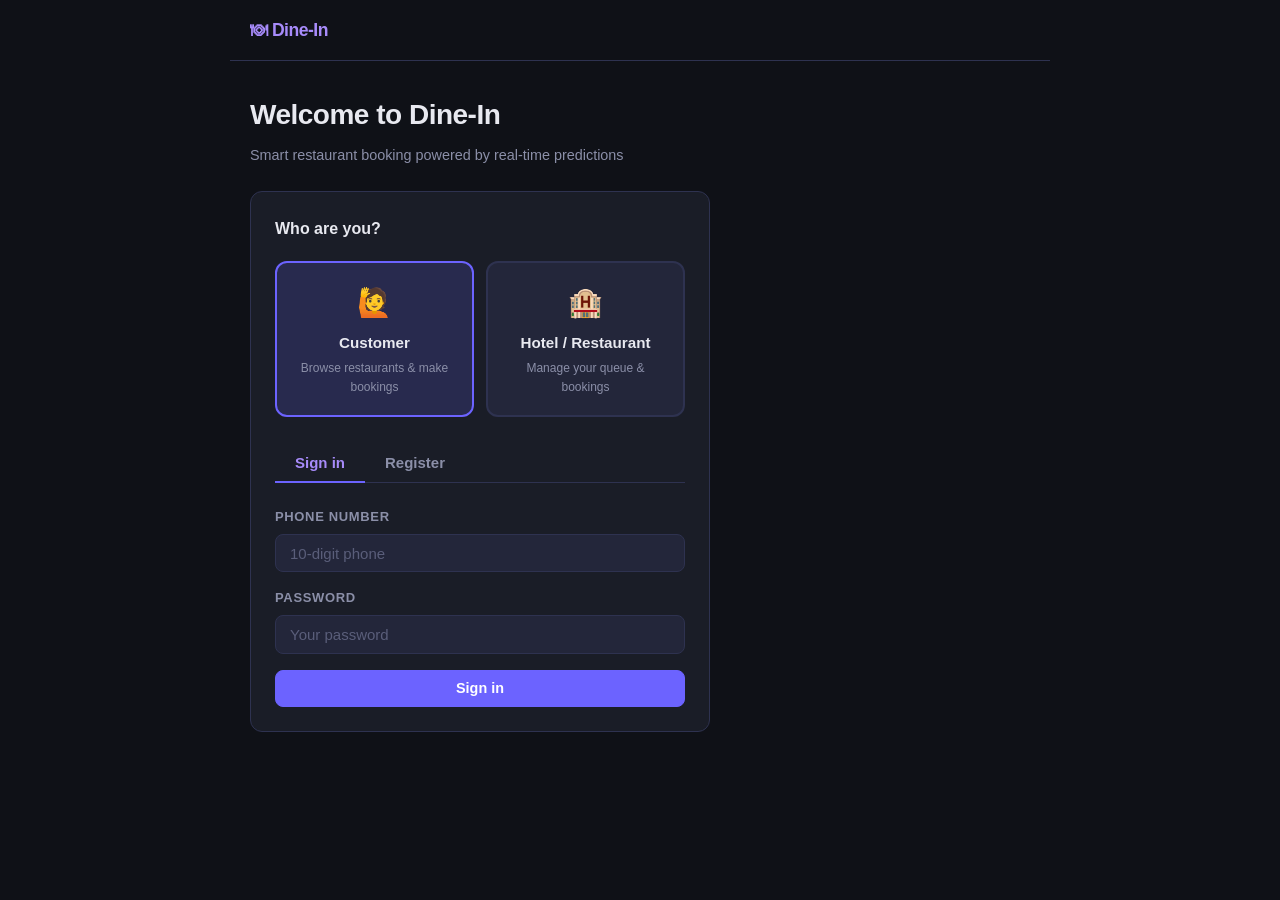
<file: frontend/index.html>
﻿<!DOCTYPE html>
<html lang="en">
<head>
  <meta charset="UTF-8">
  <meta name="viewport" content="width=device-width, initial-scale=1.0">
  <title>Dine-In – Sign In</title>
  <link rel="stylesheet" href="style.css">
  <style>
    .role-picker {
      display: grid;
      grid-template-columns: 1fr 1fr;
      gap: 0.75rem;
      margin-bottom: 1.75rem;
    }
    .role-card {
      border: 2px solid var(--border);
      border-radius: var(--radius);
      padding: 1.1rem 1rem;
      text-align: center;
      cursor: pointer;
      background: var(--surface2);
    }
    .role-card.selected {
      border-color: var(--accent);
      background: var(--accent-glow);
    }
    .role-card .role-icon { font-size: 1.75rem; display: block; margin-bottom: 0.35rem; }
    .role-card .role-name { font-weight: 700; font-size: 0.95rem; }
    .role-card .role-desc { font-size: 0.75rem; color: var(--text-muted); margin-top: 0.2rem; }

    .auth-panel { display: none; }
    .auth-panel.active { display: block; }
  </style>
</head>
<body>
<nav class="nav">
  <a class="nav-brand" href="index.html">🍽 Dine-In</a>
</nav>

<div class="page-wrap">
  <div class="page-header">
    <h1>Welcome to Dine-In</h1>
    <p>Smart restaurant booking powered by real-time predictions</p>
  </div>

  <!-- Step 1: pick role -->
  <div class="card" style="max-width:460px;" id="roleStep">
    <div class="card-title">Who are you?</div>
    <div class="role-picker">
      <div class="role-card selected" id="roleUser" onclick="pickRole('user')">
        <span class="role-icon">🙋</span>
        <div class="role-name">Customer</div>
        <div class="role-desc">Browse restaurants &amp; make bookings</div>
      </div>
      <div class="role-card" id="roleHotel" onclick="pickRole('hotel')">
        <span class="role-icon">🏨</span>
        <div class="role-name">Hotel / Restaurant</div>
        <div class="role-desc">Manage your queue &amp; bookings</div>
      </div>
    </div>

    <!-- ── USER panels ── -->
    <div id="userPanels" class="auth-panel active">
      <div class="tabs">
        <button class="tab-btn active" data-tab="ulogin">Sign in</button>
        <button class="tab-btn" data-tab="uregister">Register</button>
      </div>

      <div class="tab-panel active" id="tab-ulogin">
        <div class="alert alert-error" id="uLoginError"></div>
        <div class="form-group">
          <label for="uLoginPhone">Phone number</label>
          <input type="tel" id="uLoginPhone" placeholder="10-digit phone" autocomplete="tel">
        </div>
        <div class="form-group">
          <label for="uLoginPass">Password</label>
          <input type="password" id="uLoginPass" placeholder="Your password" autocomplete="current-password">
        </div>
        <button class="btn btn-primary" id="uLoginBtn">Sign in</button>
      </div>

      <div class="tab-panel" id="tab-uregister">
        <div class="alert alert-error" id="uRegError"></div>
        <div class="form-group">
          <label for="uRegName">Full name</label>
          <input type="text" id="uRegName" placeholder="Your name" autocomplete="name">
        </div>
        <div class="form-group">
          <label for="uRegPhone">Phone number</label>
          <input type="tel" id="uRegPhone" placeholder="10-digit phone" autocomplete="tel">
        </div>
        <div class="form-group">
          <label for="uRegPass">Password</label>
          <input type="password" id="uRegPass" placeholder="Min 6 characters" autocomplete="new-password">
        </div>
        <button class="btn btn-primary" id="uRegBtn">Create account</button>
      </div>
    </div>

    <!-- ── HOTEL panels ── -->
    <div id="hotelPanels" class="auth-panel">
      <div class="alert alert-info show" style="margin-bottom:1rem;">
        Use your staff key to sign in. Contact your admin if you don't have one.
      </div>
      <div class="alert alert-error" id="hLoginError"></div>
      <div class="form-group">
        <label for="hStaffKey">Staff key</label>
        <input type="password" id="hStaffKey" placeholder="e.g. staff123" autocomplete="off">
      </div>
      <div class="form-group">
        <label for="hRestaurant">Your restaurant</label>
        <select id="hRestaurant">
          <option value="">Loading restaurants…</option>
        </select>
      </div>
      <button class="btn btn-primary" id="hLoginBtn">Sign in as Hotel</button>
    </div>
  </div>
</div>

<script src="app.js"></script>
<script>
  /* redirect if already logged in */
  (function() {
    const role = localStorage.getItem('role');
    if (role === 'hotel' && localStorage.getItem('staff_key')) { window.location.href = 'hotel.html'; return; }
    if (role === 'user'  && localStorage.getItem('token'))     { window.location.href = 'restaurants.html'; }
  })();

  /* load restaurant list for hotel login */
  apiFetch('/restaurants').then(data => {
    const sel = document.getElementById('hRestaurant');
    sel.innerHTML = '<option value="">Select your restaurant</option>';
    (data || []).forEach(r => {
      const o = document.createElement('option');
      o.value = r.restaurant_id;
      o.textContent = r.name + ' · ' + r.city;
      sel.appendChild(o);
    });
  }).catch(() => {
    document.getElementById('hRestaurant').innerHTML = '<option value="">Could not load</option>';
  });

  /* role picker */
  let currentRole = 'user';
  function pickRole(r) {
    currentRole = r;
    document.getElementById('roleUser').classList.toggle('selected', r === 'user');
    document.getElementById('roleHotel').classList.toggle('selected', r === 'hotel');
    document.getElementById('userPanels').classList.toggle('active', r === 'user');
    document.getElementById('hotelPanels').classList.toggle('active', r === 'hotel');
  }

  /* tab switcher (user panels) */
  document.querySelectorAll('.tab-btn').forEach(btn => {
    btn.addEventListener('click', () => {
      const group = btn.closest('.auth-panel');
      group.querySelectorAll('.tab-btn').forEach(b => b.classList.remove('active'));
      group.querySelectorAll('.tab-panel').forEach(p => p.classList.remove('active'));
      btn.classList.add('active');
      group.querySelector('#tab-' + btn.dataset.tab).classList.add('active');
    });
  });

  /* ── User login ── */
  document.getElementById('uLoginBtn').addEventListener('click', async () => {
    const errEl = document.getElementById('uLoginError');
    clearAlert(errEl);
    const phone    = document.getElementById('uLoginPhone').value.trim();
    const password = document.getElementById('uLoginPass').value;
    if (!phone || !password) { showAlert(errEl, 'Phone and password are required.'); return; }
    const btn = document.getElementById('uLoginBtn');
    btn.textContent = 'Signing in…';
    try {
      const d = await apiFetch('/login', { method: 'POST', body: JSON.stringify({ phone, password }) });
      localStorage.setItem('token',   d.token);
      localStorage.setItem('user_id', String(d.user_id));
      localStorage.setItem('name',    d.name);
      localStorage.setItem('role',    'user');
      window.location.href = 'restaurants.html';
    } catch(err) { showAlert(errEl, err.message); btn.textContent = 'Sign in'; }
  });

  /* ── User register ── */
  document.getElementById('uRegBtn').addEventListener('click', async () => {
    const errEl = document.getElementById('uRegError');
    clearAlert(errEl);
    const name     = document.getElementById('uRegName').value.trim();
    const phone    = document.getElementById('uRegPhone').value.trim();
    const password = document.getElementById('uRegPass').value;
    if (!name || !phone || !password) { showAlert(errEl, 'All fields are required.'); return; }
    const btn = document.getElementById('uRegBtn');
    btn.textContent = 'Creating…';
    try {
      const d = await apiFetch('/register', { method: 'POST', body: JSON.stringify({ name, phone, password }) });
      localStorage.setItem('token',   d.token);
      localStorage.setItem('user_id', String(d.user_id));
      localStorage.setItem('name',    d.name);
      localStorage.setItem('role',    'user');
      window.location.href = 'restaurants.html';
    } catch(err) { showAlert(errEl, err.message); btn.textContent = 'Create account'; }
  });

  /* ── Hotel login ── */
  document.getElementById('hLoginBtn').addEventListener('click', async () => {
    const errEl = document.getElementById('hLoginError');
    clearAlert(errEl);
    const key = document.getElementById('hStaffKey').value.trim();
    const rid = document.getElementById('hRestaurant').value;
    const rname = document.getElementById('hRestaurant').selectedOptions[0]?.text || '';
    if (!key)  { showAlert(errEl, 'Staff key is required.'); return; }
    if (!rid)  { showAlert(errEl, 'Please select your restaurant.'); return; }
    const btn = document.getElementById('hLoginBtn');
    btn.textContent = 'Verifying…';
    /* verify key by hitting a staff endpoint */
    try {
      const headers = { 'X-Staff-Key': key };
      await fetch(API + '/staff/queue?restaurant_id=' + rid, { headers })
        .then(async r => {
          if (!r.ok) { const d = await r.json(); throw new Error(d.error || 'bad staff key'); }
        });
      localStorage.setItem('staff_key',  key);
      localStorage.setItem('hotel_id',   rid);
      localStorage.setItem('hotel_name', rname.split(' ·')[0]);
      localStorage.setItem('role',       'hotel');
      window.location.href = 'hotel.html';
    } catch(err) { showAlert(errEl, err.message); btn.textContent = 'Sign in as Hotel'; }
  });

  /* Enter key */
  document.addEventListener('keydown', e => {
    if (e.key !== 'Enter') return;
    if (currentRole === 'hotel') { document.getElementById('hLoginBtn').click(); return; }
    const activeTab = document.querySelector('#userPanels .tab-panel.active')?.id;
    if (activeTab === 'tab-ulogin') document.getElementById('uLoginBtn').click();
    else document.getElementById('uRegBtn').click();
  });
</script>
</body>
</html>
</file>
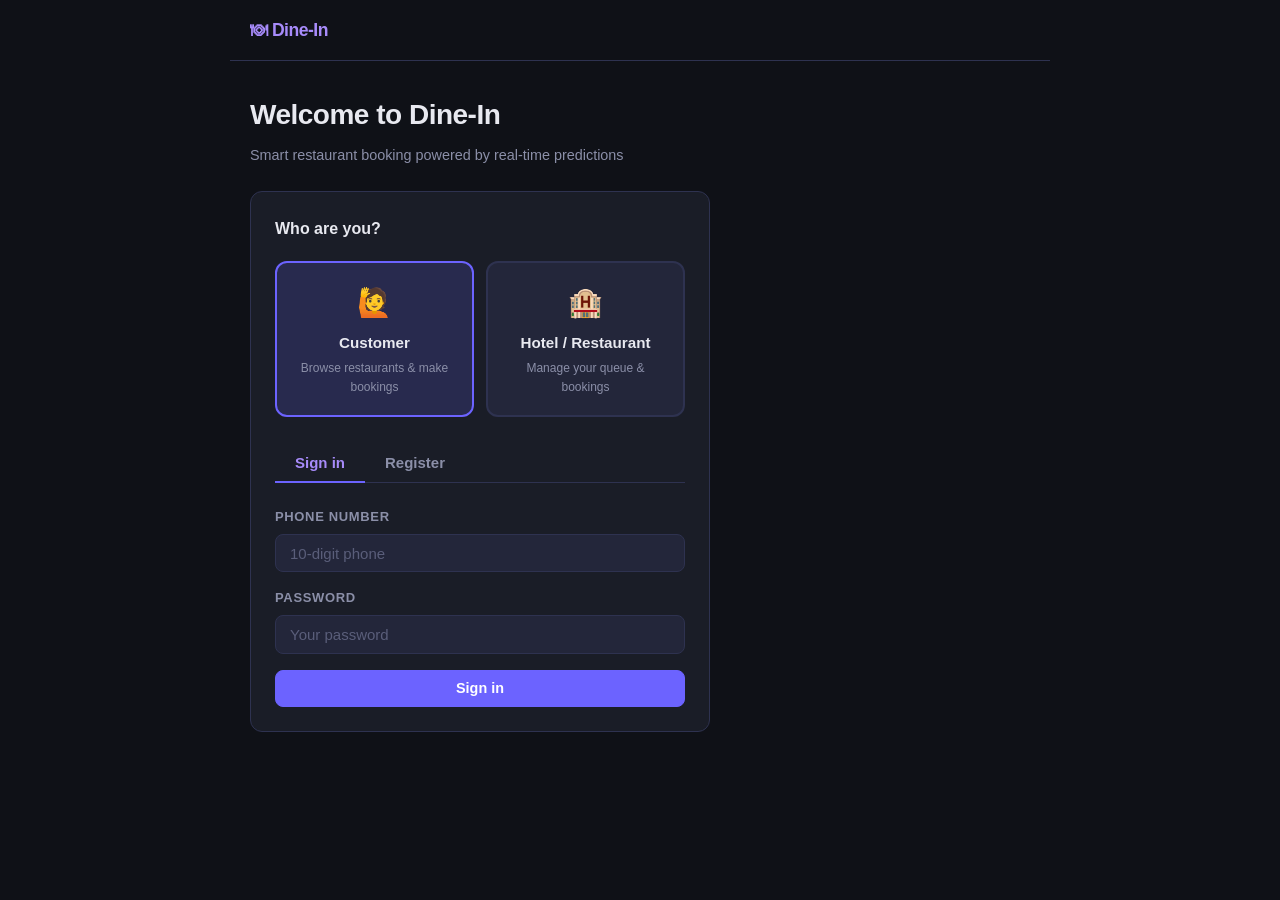
<file: frontend/book.html>
<!DOCTYPE html>
<html lang="en">
<head>
  <meta charset="UTF-8">
  <meta name="viewport" content="width=device-width, initial-scale=1.0">
  <title>Dine-In – Book a Table</title>
  <link rel="stylesheet" href="style.css">
  <style>
    .phone-row { display: flex; gap: 0.5rem; align-items: center; margin-bottom: 0.5rem; }
    .phone-row input {
      flex: 1; background: var(--surface2); border: 1px solid var(--border);
      border-radius: var(--radius-sm); color: var(--text);
      padding: 0.55rem 0.875rem; font-size: 0.9rem; font-family: inherit; outline: none;
    }
    .phone-row input:focus { border-color: var(--accent); }
    .phone-row .remove-btn {
      background: none; border: none; color: var(--red);
      font-size: 1.1rem; cursor: pointer; padding: 0 0.25rem;
    }
    .section-divider { border: none; border-top: 1px solid var(--border); margin: 1.25rem 0; }
    .estimate-box {
      background: var(--surface2); border-radius: var(--radius-sm);
      border: 1px solid var(--border); padding: 1rem 1.25rem; margin-top: 0.75rem;
    }
    .est-row {
      display: flex; justify-content: space-between; align-items: center;
      padding: 0.4rem 0; border-bottom: 1px solid var(--border); font-size: 0.9rem;
    }
    .est-row:last-child { border-bottom: none; }
    .est-row .est-key { color: var(--text-muted); }
    .est-row .est-val { font-weight: 600; }
  </style>
</head>
<body>
<nav class="nav"></nav>

<div class="page-wrap">
  <div class="page-header">
    <h1 id="pageTitle">Book a Table</h1>
    <p id="pageSubtitle">Fill in the details below</p>
  </div>

  <div class="alert alert-error" id="errorMsg"></div>

  <div class="card">

    <div class="form-group" style="max-width:200px;">
      <label for="partySize">How many people? (including you)</label>
      <input type="number" id="partySize" min="1" max="30" value="2">
    </div>

    <hr class="section-divider" id="membersDivider" style="display:none;">

    <div id="membersSection" style="display:none;">
      <div style="font-size:0.875rem; font-weight:600; margin-bottom:0.5rem;">Add members phone numbers</div>
      <p style="font-size:0.8rem; color:var(--text-muted); margin-bottom:0.75rem;">
        Members who also use the app will see this booking.
      </p>
      <div id="phoneInputs"></div>
      <div style="display:flex; gap:0.5rem; margin-top:0.5rem; flex-wrap:wrap;">
        <button type="button" class="btn btn-secondary btn-sm" id="addFriendBtn">+ Add phone number</button>
        <button type="button" class="btn btn-secondary btn-sm" id="pickContactsBtn" style="display:none;">Pick from contacts</button>
      </div>
    </div>

    <hr class="section-divider">

    <div>
      <button type="button" class="btn btn-secondary" id="checkEstimateBtn">Get Estimate</button>
      <div id="estimateResult"></div>
    </div>

    <hr class="section-divider">

    <button type="button" class="btn btn-primary" id="confirmBtn">Confirm Booking</button>

  </div>
</div>

<script src="app.js"></script>
<script>
  requireUser();
  buildNav();

  const params       = new URLSearchParams(location.search);
  const restaurantId = params.get('restaurant_id');
  if (!restaurantId) showAlert(document.getElementById('errorMsg'), 'No restaurant selected. Go back and pick one.');

  apiFetch('/restaurants').then(data => {
    const r = data.find(x => String(x.restaurant_id) === String(restaurantId));
    if (r) {
      document.getElementById('pageTitle').textContent    = 'Book at ' + r.name;
      document.getElementById('pageSubtitle').textContent = r.type.charAt(0).toUpperCase() + r.type.slice(1) + ' - ' + r.city + (r.area ? ', ' + r.area : '');
    }
  }).catch(() => {});

  if (navigator.contacts && navigator.contacts.select) {
    document.getElementById('pickContactsBtn').style.display = '';
  }

  function getGroupType()  { return 'friends'; }
  function getPartySize()  { return Math.max(1, parseInt(document.getElementById('partySize').value, 10) || 1); }
  function getMemberPhones() {
    return Array.from(document.querySelectorAll('#phoneInputs input[type="tel"]'))
      .map(i => i.value.trim()).filter(Boolean);
  }

  function addPhoneInput(value) {
    const container  = document.getElementById('phoneInputs');
    const maxFriends = getPartySize() - 1;
    if (container.querySelectorAll('.phone-row').length >= maxFriends) return;
    const row = document.createElement('div');
    row.className = 'phone-row';
    const inp = document.createElement('input');
    inp.type = 'tel'; inp.placeholder = 'Phone number';
    if (value) inp.value = value;
    const rm = document.createElement('button');
    rm.className = 'remove-btn'; rm.type = 'button'; rm.textContent = 'x';
    rm.addEventListener('click', () => { row.remove(); syncUI(); });
    row.appendChild(inp); row.appendChild(rm);
    container.appendChild(row);
    syncUI();
  }

  function syncUI() {
    const maxFriends = getPartySize() - 1;
    const current    = document.querySelectorAll('#phoneInputs .phone-row').length;
    const show       = maxFriends > 0;
    document.getElementById('membersSection').style.display = show ? '' : 'none';
    document.getElementById('membersDivider').style.display = show ? '' : 'none';
    document.getElementById('addFriendBtn').style.display   = (show && current < maxFriends) ? '' : 'none';
  }

  document.getElementById('partySize').addEventListener('input', () => {
    const maxFriends = getPartySize() - 1;
    document.querySelectorAll('#phoneInputs .phone-row').forEach((r, i) => { if (i >= maxFriends) r.remove(); });
    syncUI();
  });

  document.getElementById('addFriendBtn').addEventListener('click', () => addPhoneInput(''));
  document.getElementById('pickContactsBtn').addEventListener('click', async () => {
    try {
      const contacts = await navigator.contacts.select(['tel'], { multiple: true });
      document.getElementById('phoneInputs').innerHTML = '';
      contacts.forEach(c => { if (c.tel && c.tel[0]) addPhoneInput(c.tel[0]); });
      syncUI();
    } catch(err) {
      showAlert(document.getElementById('errorMsg'), 'Could not pick contacts: ' + err.message);
    }
  });

  document.getElementById('checkEstimateBtn').addEventListener('click', async () => {
    const errorEl  = document.getElementById('errorMsg');
    const resultEl = document.getElementById('estimateResult');
    clearAlert(errorEl);
    if (!restaurantId) { showAlert(errorEl, 'No restaurant selected.'); return; }
    resultEl.innerHTML = '<p class="loading" style="margin-top:0.75rem;">Calculating...</p>';
    try {
      const d = await apiFetch('/predict?restaurant_id=' + restaurantId + '&party_size=' + getPartySize() + '&group_type=' + getGroupType());
      resultEl.innerHTML =
        '<div class="estimate-box">' +
        '<div class="est-row"><span class="est-key">Expected seating time</span><span class="est-val">' + escHtml(d.expected_seat_time || '-') + '</span></div>' +
        '<div class="est-row"><span class="est-key">Estimated finish time</span><span class="est-val">' + escHtml(d.expected_finish_time || '-') + '</span></div>' +
        '<div class="est-row"><span class="est-key">Parties ahead of you</span><span class="est-val">' + (d.parties_ahead != null ? d.parties_ahead : '-') + '</span></div>' +
        '</div>';
    } catch(err) {
      resultEl.innerHTML = '';
      showAlert(errorEl, err.message);
    }
  });

  document.getElementById('confirmBtn').addEventListener('click', async () => {
    const errorEl = document.getElementById('errorMsg');
    clearAlert(errorEl);
    if (!restaurantId) { showAlert(errorEl, 'No restaurant selected.'); return; }
    const btn = document.getElementById('confirmBtn');
    btn.textContent = 'Booking...';
    try {
      const data = await apiFetch('/bookings', {
        method: 'POST',
        body: JSON.stringify({
          restaurant_id: parseInt(restaurantId),
          group_type:    getGroupType(),
          party_size:    getPartySize(),
          members:       getMemberPhones()
        })
      });
      window.location.href = 'booking.html?id=' + data.booking_id;
    } catch(err) {
      showAlert(errorEl, err.message);
      btn.textContent = 'Confirm Booking';
    }
  });

  syncUI();
</script>
</body>
</html>
</file>
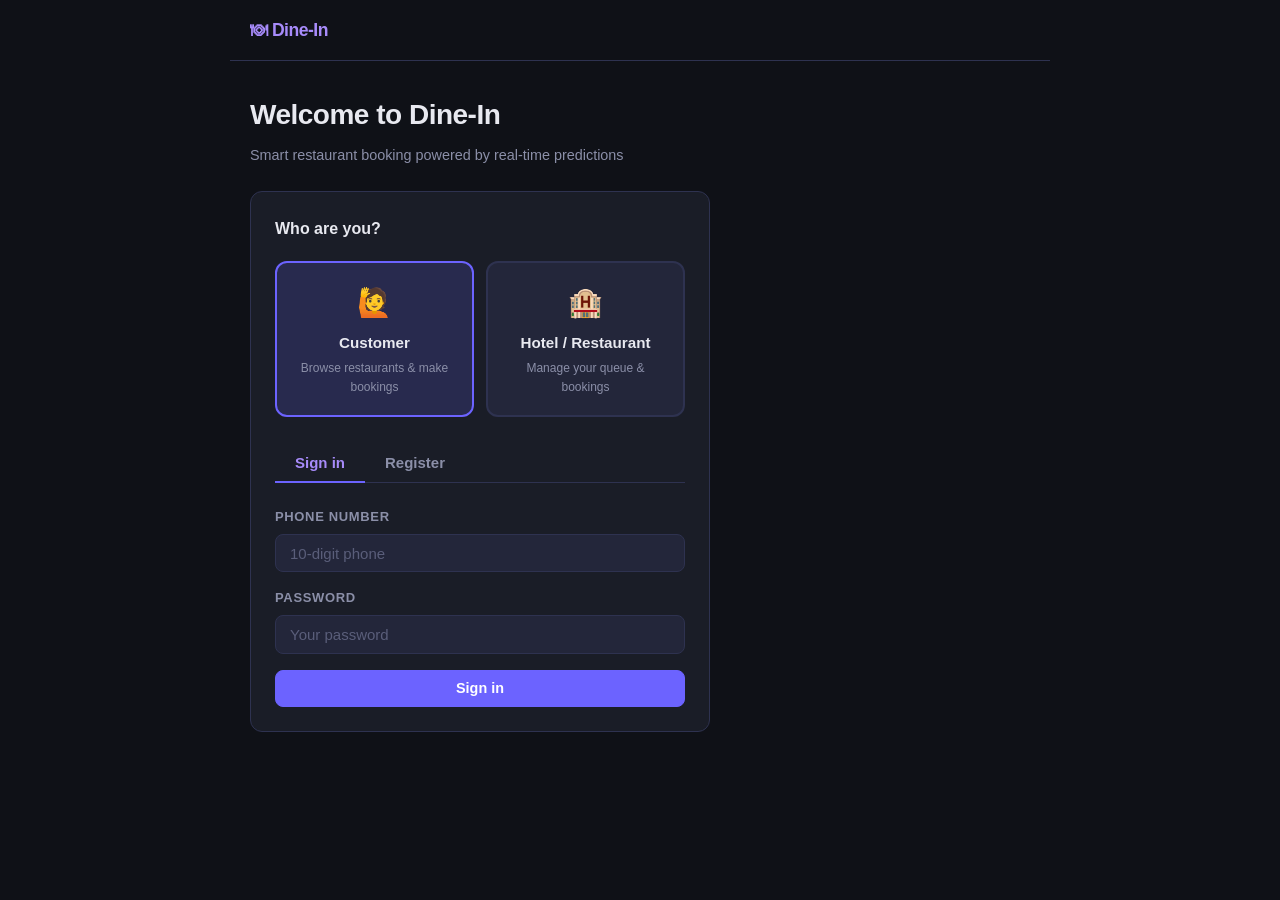
<file: frontend/booking.html>
<!DOCTYPE html>
<html lang="en">
<head>
  <meta charset="UTF-8">
  <meta name="viewport" content="width=device-width, initial-scale=1.0">
  <title>Dine-In - Booking Details</title>
  <link rel="stylesheet" href="style.css">
</head>
<body>
<nav class="nav"></nav>

<div class="page-wrap">
  <div class="page-header">
    <h1>Booking Details</h1>
    <p><a href="mybookings.html" style="color:var(--text-muted);font-size:0.875rem;">Back to My Bookings</a></p>
  </div>

  <div class="alert alert-error"   id="errorMsg"></div>
  <div class="alert alert-success" id="successMsg"></div>
  <p class="loading" id="loadingMsg">Loading booking...</p>
  <div id="content"></div>
</div>

<script src="app.js"></script>
<script>
  requireUser();
  buildNav();

  const params        = new URLSearchParams(location.search);
  const bookingId     = params.get('id');
  const currentUserId = localStorage.getItem('user_id');

  if (!bookingId) showAlert(document.getElementById('errorMsg'), 'No booking ID provided.');

  async function loadBooking() {
    const errorEl   = document.getElementById('errorMsg');
    const successEl = document.getElementById('successMsg');
    const loadingEl = document.getElementById('loadingMsg');
    const content   = document.getElementById('content');
    if (!bookingId) return;

    try {
      const data = await apiFetch('/bookings/' + bookingId);
      loadingEl.textContent = '';

      const bk      = data.booking  || {};
      const members = data.members  || [];
      const live    = data.live_estimate;

      /* Booking info */
      let html = '<div class="card">' +
        '<div class="card-title">Booking #' + escHtml(bk.booking_id || bookingId) + '</div>' +
        '<div class="detail-list">' +
        '<div class="detail-row"><span class="key">Restaurant</span><span class="val">' + escHtml(bk.restaurant) + '</span></div>' +
        '<div class="detail-row"><span class="key">Host</span><span class="val">' + escHtml(bk.host) + '</span></div>' +
        '<div class="detail-row"><span class="key">Party size</span><span class="val">' + (bk.party_size || '-') + '</span></div>' +
        '<div class="detail-row"><span class="key">Status</span><span class="val">' + badge(bk.status) + '</span></div>' +
        '</div></div>';

      /* Queue status while waiting — clock times only, NO eating minutes */
      if (bk.status === 'confirmed' && live) {
        html +=
          '<div class="card">' +
          '<div class="card-title">Your Queue Status</div>' +
          '<div class="estimate-grid">' +
          '<div class="estimate-item"><div class="label">Expected seating</div><div class="value">' + escHtml(live.expected_seat_time || '-') + '</div></div>' +
          '<div class="estimate-item"><div class="label">Estimated finish</div><div class="value">' + escHtml(live.expected_finish_time || '-') + '</div></div>' +
          '<div class="estimate-item"><div class="label">Parties ahead</div><div class="value">' + (live.parties_ahead != null ? live.parties_ahead : '-') + '</div></div>' +
          '<div class="estimate-item"><div class="label">Tables free</div><div class="value">' + (live.tables_in_use != null ? (live.tables_total - live.tables_in_use) + ' free' : '-') + '</div></div>' +
          '</div></div>';
      }

      /* Seated — no numbers, just a message */
      if (bk.status === 'seated') {
        html +=
          '<div class="card">' +
          '<div class="card-title">You are Seated!</div>' +
          '<p style="color:var(--text-muted);font-size:0.9rem;">Enjoy your meal. Share your experience after you are done.</p>' +
          '</div>';
      }

      /* Completed — prompt feedback */
      if (bk.status === 'completed') {
        html +=
          '<div class="card" style="border-color:rgba(108,99,255,0.4);">' +
          '<div class="card-title">How was your meal?</div>' +
          '<p style="color:var(--text-muted);font-size:0.875rem;margin-bottom:0.75rem;">' +
          'Share your experience — it helps us give better time estimates to everyone.</p>' +
          '<a class="btn btn-primary" href="feedback.html?booking_id=' + bookingId + '">Leave feedback</a>' +
          '</div>';
      }

      /* Members */
      if (members.length > 0) {
        html += '<div class="card"><div class="card-title">Party Members</div>' +
          '<div class="table-wrap"><table><thead><tr><th>Name / Phone</th><th>Status</th></tr></thead><tbody>';
        members.forEach(function(m) {
          const display = m.name ? escHtml(m.name) : ('xxxxxx' + escHtml(m.phone_last4 || ''));
          html += '<tr><td>' + display + '</td><td>' + badge(m.invite_status) + '</td></tr>';
        });
        html += '</tbody></table></div></div>';
      }

      /* Actions */
      const isHost        = String(bk.host_user_id) === String(currentUserId);
      const showGuestActs = !isHost && bk.status === 'confirmed';

      html += '<div class="btn-row"><button type="button" class="btn btn-secondary" id="refreshBtn">Refresh</button>';
      content.innerHTML = html + '</div>';

      document.getElementById('refreshBtn').addEventListener('click', () => loadBooking());

      if (isHost && bk.status === 'confirmed') {
        const cancelBtn = document.createElement('button');
        cancelBtn.className = 'btn btn-danger';
        cancelBtn.textContent = 'Cancel Booking';
        cancelBtn.addEventListener('click', async function() {
          clearAlert(errorEl); clearAlert(successEl);
          cancelBtn.textContent = 'Cancelling...';
          try {
            await apiFetch('/bookings/' + bookingId + '/cancel', { method: 'POST' });
            showAlert(successEl, 'Booking cancelled.', 'success');
            setTimeout(function() { loadBooking(); }, 900);
          } catch(err) { showAlert(errorEl, err.message); cancelBtn.textContent = 'Cancel Booking'; }
        });
        document.querySelector('.btn-row').appendChild(cancelBtn);
      }

      if (showGuestActs) {
        ['accept', 'decline'].forEach(function(action) {
          const btn = document.createElement('button');
          btn.className = action === 'accept' ? 'btn btn-success' : 'btn btn-danger';
          btn.textContent = action === 'accept' ? 'Accept Invite' : 'Decline';
          btn.addEventListener('click', async function() {
            clearAlert(errorEl);
            try {
              await apiFetch('/bookings/' + bookingId + '/respond', { method: 'POST', body: JSON.stringify({ action: action }) });
              showAlert(successEl, action === 'accept' ? 'Invite accepted!' : 'Invite declined.', 'success');
              setTimeout(function() { loadBooking(); }, 900);
            } catch(err) { showAlert(errorEl, err.message); }
          });
          document.querySelector('.btn-row').appendChild(btn);
        });
      }

    } catch(err) {
      loadingEl.textContent = '';
      showAlert(document.getElementById('errorMsg'), err.message);
    }
  }

  loadBooking();
  setInterval(loadBooking, 30000);
</script>
</body>
</html>
</file>
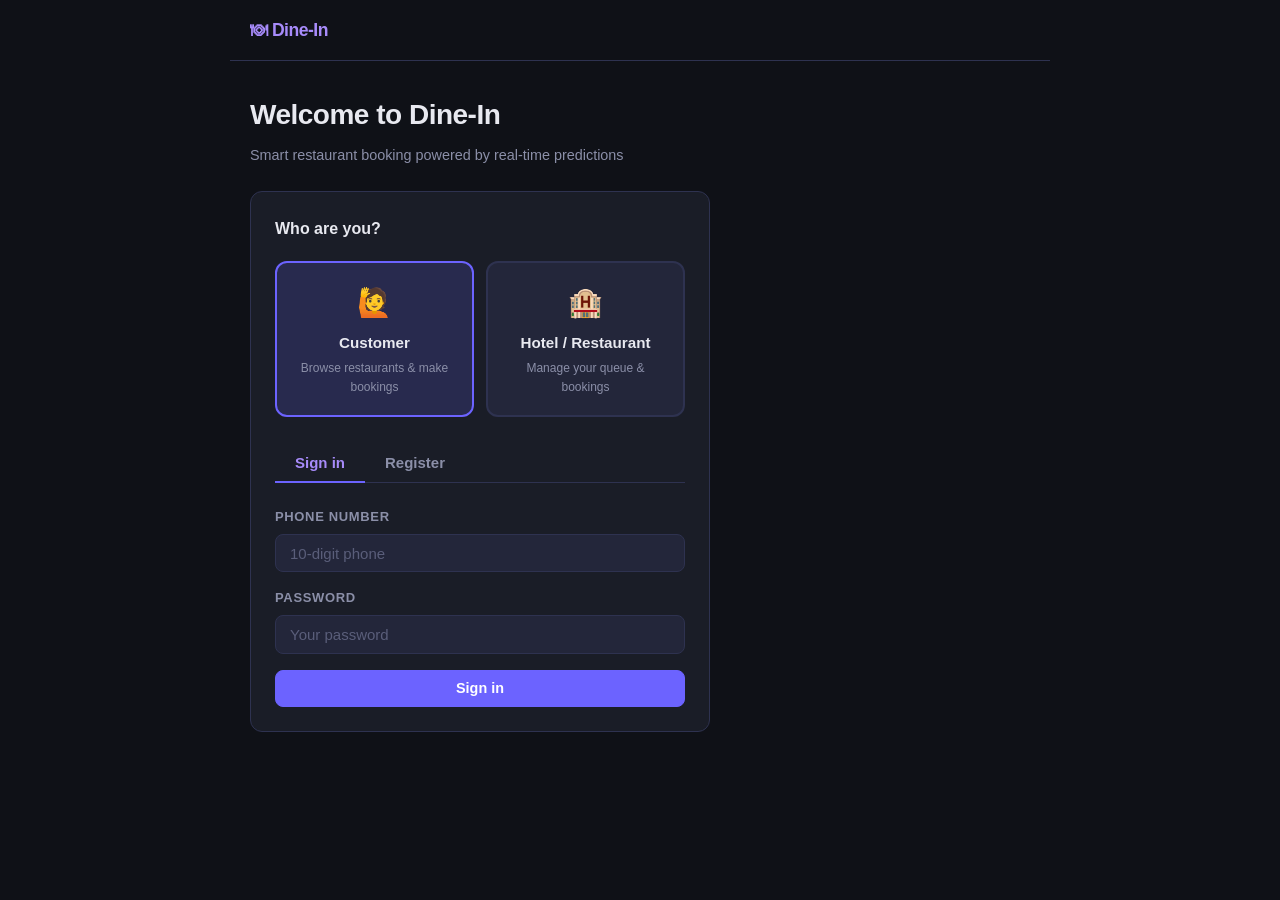
<file: frontend/feedback.html>
<!DOCTYPE html>
<html lang="en">
<head>
  <meta charset="UTF-8">
  <meta name="viewport" content="width=device-width, initial-scale=1.0">
  <title>Dine-In - Feedback</title>
  <link rel="stylesheet" href="style.css">
  <style>
    .star-row { display:flex; gap:0.5rem; margin-top:0.5rem; }
    .star { font-size:2rem; cursor:pointer; opacity:0.25; user-select:none; line-height:1; }
    .star.lit { opacity:1; }
    .slider-wrap { margin-top:0.5rem; }
    .slider-wrap input[type=range] { width:100%; accent-color:var(--accent); }
    .slider-val { display:inline-block; min-width:70px; font-size:1.1rem; font-weight:700; color:var(--accent2); margin-left:0.5rem; }
    .choice-row { display:flex; flex-wrap:wrap; gap:0.5rem; margin-top:0.5rem; }
    .choice-btn {
      padding:0.35rem 0.85rem; border-radius:99px;
      border:1px solid var(--border); background:var(--surface2);
      color:var(--text-muted); font-size:0.85rem; cursor:pointer; font-family:inherit;
    }
    .choice-btn.selected { border-color:var(--accent); background:var(--accent-glow); color:var(--accent2); }
    .q-label { font-size:0.875rem; font-weight:600; margin-bottom:0.25rem; }
    .q-section { margin-bottom:1.5rem; }
    .restaurant-banner {
      background:var(--accent-glow); border:1px solid rgba(108,99,255,0.35);
      border-radius:var(--radius-sm); padding:0.75rem 1rem; margin-bottom:1.25rem;
      display:flex; align-items:center; gap:0.75rem;
    }
    .restaurant-banner .rb-icon { font-size:1.5rem; }
    .restaurant-banner .rb-name { font-weight:700; font-size:1rem; }
    .restaurant-banner .rb-meta { font-size:0.8rem; color:var(--text-muted); }
    .thankyou { text-align:center; padding:3rem 1rem; }
    .thankyou .big { font-size:3rem; margin-bottom:0.75rem; }
    .thankyou h2 { margin-bottom:0.5rem; }
    .thankyou p { color:var(--text-muted); font-size:0.9rem; }
  </style>
</head>
<body>
<nav class="nav"></nav>

<div class="page-wrap">
  <div class="page-header">
    <h1>Share Your Experience</h1>
    <p>Your feedback helps us give more accurate time estimates to everyone</p>
  </div>

  <div class="alert alert-error" id="errorMsg"></div>
  <p class="loading" id="loadingMsg">Loading...</p>

  <!-- Restaurant picker — shown only when no booking_id -->
  <div id="restaurantPickerSection" style="display:none;">
    <div class="card">
      <div class="card-title">Which restaurant did you visit?</div>
      <div class="form-group" style="margin-bottom:0.75rem;">
        <label for="restaurantPicker">Select restaurant</label>
        <select id="restaurantPicker">
          <option value="">Choose a restaurant...</option>
        </select>
      </div>
      <button class="btn btn-primary" id="startFeedbackBtn">Continue</button>
    </div>
  </div>

  <!-- Main form -->
  <div id="formArea" style="display:none;">

    <!-- Restaurant context banner — prominent -->
    <div class="restaurant-banner" id="restaurantBanner">
      <div class="rb-icon">🍽</div>
      <div>
        <div class="rb-name" id="bannerName">Restaurant</div>
        <div class="rb-meta" id="bannerMeta"></div>
      </div>
    </div>

    <div class="card">

      <!-- Overall rating -->
      <div class="q-section">
        <div class="q-label">Overall experience</div>
        <div class="star-row" id="starRow">
          <span class="star" data-val="1">★</span>
          <span class="star" data-val="2">★</span>
          <span class="star" data-val="3">★</span>
          <span class="star" data-val="4">★</span>
          <span class="star" data-val="5">★</span>
        </div>
      </div>

      <!-- Actual eat duration -->
      <div class="q-section">
        <div class="q-label">How long were you actually eating? <span class="slider-val" id="eatVal">--</span></div>
        <div class="slider-wrap">
          <input type="range" id="eatSlider" min="10" max="180" value="60" step="5">
          <div style="display:flex;justify-content:space-between;font-size:0.75rem;color:var(--text-dim);margin-top:0.2rem;">
            <span>10 min</span><span>1 hr</span><span>3 hrs</span>
          </div>
        </div>
        <p style="font-size:0.78rem;color:var(--text-dim);margin-top:0.4rem;">
          From when you were seated until you left the table.
        </p>
      </div>

      <!-- Wait accuracy -->
      <div class="q-section">
        <div class="q-label">How accurate was our wait time estimate?</div>
        <div class="choice-row" id="waitAccRow">
          <button class="choice-btn" data-val="much_earlier">Much earlier than told</button>
          <button class="choice-btn" data-val="a_bit_earlier">A bit earlier</button>
          <button class="choice-btn" data-val="accurate">About right</button>
          <button class="choice-btn" data-val="a_bit_later">A bit later</button>
          <button class="choice-btn" data-val="much_later">Much later</button>
        </div>
      </div>

      <!-- Crowd -->
      <div class="q-section">
        <div class="q-label">How busy did it feel?</div>
        <div class="choice-row" id="crowdRow">
          <button class="choice-btn" data-val="very_quiet">Very quiet</button>
          <button class="choice-btn" data-val="moderate">Moderate</button>
          <button class="choice-btn" data-val="busy">Busy</button>
          <button class="choice-btn" data-val="very_busy">Very busy</button>
        </div>
      </div>

      <!-- Service speed -->
      <div class="q-section">
        <div class="q-label">How was the service speed?</div>
        <div class="choice-row" id="serviceRow">
          <button class="choice-btn" data-val="slow">Slow</button>
          <button class="choice-btn" data-val="average">Average</button>
          <button class="choice-btn" data-val="fast">Fast</button>
          <button class="choice-btn" data-val="very_fast">Very fast</button>
        </div>
      </div>

      <!-- Comments -->
      <div class="q-section" style="margin-bottom:0;">
        <div class="q-label">Anything else? (optional)</div>
        <textarea id="freeText" rows="3"
          placeholder="Any comments about your visit..."
          style="width:100%;background:var(--surface2);border:1px solid var(--border);
                 border-radius:var(--radius-sm);color:var(--text);padding:0.6rem 0.875rem;
                 font-size:0.9rem;font-family:inherit;outline:none;resize:vertical;margin-top:0.4rem;"></textarea>
      </div>

    </div>

    <button class="btn btn-primary" id="submitBtn" style="margin-top:0.5rem;">Submit Feedback</button>
  </div>

  <!-- Thank you -->
  <div id="thankYou" class="card thankyou" style="display:none;">
    <div class="big">🎉</div>
    <h2>Thank you!</h2>
    <p>Your feedback makes our predictions smarter for everyone.<br>You will see better estimates on your next visit.</p>
    <div class="btn-row" style="justify-content:center;margin-top:1.5rem;">
      <a href="restaurants.html" class="btn btn-primary">Book again</a>
      <a href="mybookings.html"  class="btn btn-secondary">My bookings</a>
    </div>
  </div>

</div>

<script src="app.js"></script>
<script>
  requireUser();
  buildNav();

  const params    = new URLSearchParams(location.search);
  const bookingId = params.get('booking_id');

  let rating  = 0;
  let waitAcc = null;
  let crowd   = null;
  let service = null;
  let selectedRestaurantId   = null;
  let selectedRestaurantName = null;

  function setBanner(name, meta) {
    document.getElementById('bannerName').textContent = name || 'Your Visit';
    document.getElementById('bannerMeta').textContent = meta || '';
  }

  async function init() {
    const errorEl   = document.getElementById('errorMsg');
    const loadingEl = document.getElementById('loadingMsg');

    if (bookingId) {
      /* Load booking to get restaurant name */
      try {
        const data = await apiFetch('/bookings/' + bookingId);
        loadingEl.textContent = '';
        const bk = data.booking || {};
        selectedRestaurantId   = bk.restaurant_id;
        selectedRestaurantName = bk.restaurant;
        setBanner(bk.restaurant, 'Party of ' + (bk.party_size || '?') + ' - Booking #' + bookingId);
        document.getElementById('formArea').style.display = '';
        setupForm();
      } catch(err) {
        loadingEl.textContent = '';
        showAlert(errorEl, err.message);
      }
    } else {
      /* No booking ID — show restaurant picker first */
      loadingEl.textContent = '';
      try {
        const rests = await apiFetch('/restaurants');
        const sel = document.getElementById('restaurantPicker');
        sel.innerHTML = '<option value="">Choose a restaurant...</option>';
        (rests || []).forEach(function(r) {
          const o = document.createElement('option');
          o.value = r.restaurant_id;
          o.textContent = r.name + ' - ' + r.city;
          o.dataset.name = r.name;
          o.dataset.city = r.city;
          sel.appendChild(o);
        });
        document.getElementById('restaurantPickerSection').style.display = '';
      } catch(err) {
        showAlert(errorEl, 'Could not load restaurants: ' + err.message);
      }

      document.getElementById('startFeedbackBtn').addEventListener('click', function() {
        const sel = document.getElementById('restaurantPicker');
        if (!sel.value) { showAlert(errorEl, 'Please select a restaurant.'); return; }
        selectedRestaurantId   = sel.value;
        const opt = sel.selectedOptions[0];
        selectedRestaurantName = opt.dataset.name;
        setBanner(opt.dataset.name, opt.dataset.city);
        document.getElementById('restaurantPickerSection').style.display = 'none';
        document.getElementById('formArea').style.display = '';
        setupForm();
      });
    }
  }

  function setupForm() {
    /* stars */
    document.querySelectorAll('.star').forEach(function(s) {
      s.addEventListener('click', function() {
        rating = parseInt(s.dataset.val, 10);
        document.querySelectorAll('.star').forEach(function(x) {
          x.classList.toggle('lit', parseInt(x.dataset.val, 10) <= rating);
        });
      });
      s.addEventListener('mouseover', function() {
        const v = parseInt(s.dataset.val, 10);
        document.querySelectorAll('.star').forEach(function(x) {
          x.style.opacity = parseInt(x.dataset.val, 10) <= v ? '0.85' : '0.25';
        });
      });
      s.addEventListener('mouseout', function() {
        document.querySelectorAll('.star').forEach(function(x) {
          x.style.opacity = parseInt(x.dataset.val, 10) <= rating ? '1' : '0.25';
        });
      });
    });

    /* slider */
    const slider = document.getElementById('eatSlider');
    const val    = document.getElementById('eatVal');
    function updateSlider() {
      const v = parseInt(slider.value, 10);
      val.textContent = v >= 60
        ? Math.floor(v / 60) + 'h ' + (v % 60 ? v % 60 + 'm' : '')
        : v + ' min';
    }
    slider.addEventListener('input', updateSlider);
    updateSlider();

    /* choice rows */
    function setupRow(rowId, setter) {
      document.querySelectorAll('#' + rowId + ' .choice-btn').forEach(function(btn) {
        btn.addEventListener('click', function() {
          document.querySelectorAll('#' + rowId + ' .choice-btn').forEach(function(b) { b.classList.remove('selected'); });
          btn.classList.add('selected');
          setter(btn.dataset.val);
        });
      });
    }
    setupRow('waitAccRow', function(v) { waitAcc = v; });
    setupRow('crowdRow',   function(v) { crowd   = v; });
    setupRow('serviceRow', function(v) { service = v; });
  }

  document.getElementById('submitBtn').addEventListener('click', function() {
    const errorEl = document.getElementById('errorMsg');
    clearAlert(errorEl);
    if (rating === 0) { showAlert(errorEl, 'Please give an overall star rating.'); return; }

    const payload = {
      booking_id:            bookingId || null,
      restaurant_id:         selectedRestaurantId,
      restaurant_name:       selectedRestaurantName,
      rating:                rating,
      actual_eat_min:        parseInt(document.getElementById('eatSlider').value, 10),
      wait_accuracy:         waitAcc,
      crowd_level:           crowd,
      service_speed:         service,
      comments:              document.getElementById('freeText').value.trim() || null,
      submitted_at:          new Date().toISOString()
    };

    const saved = JSON.parse(localStorage.getItem('feedback_log') || '[]');
    saved.push(payload);
    localStorage.setItem('feedback_log', JSON.stringify(saved));

    document.getElementById('formArea').style.display  = 'none';
    document.getElementById('thankYou').style.display  = '';
  });

  init();
</script>
</body>
</html>
</file>
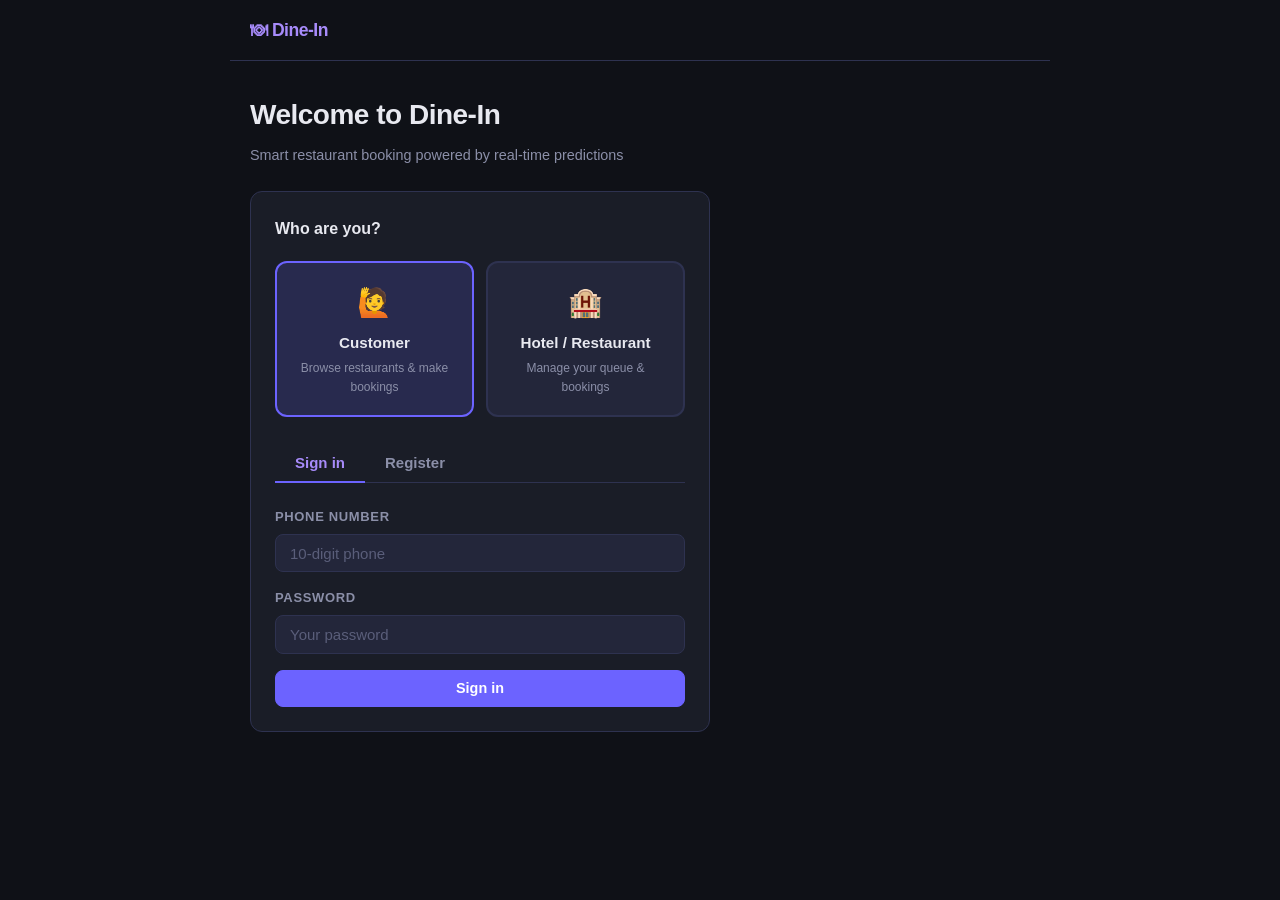
<file: frontend/hotel.html>
<!DOCTYPE html>
<html lang="en">
<head>
  <meta charset="UTF-8">
  <meta name="viewport" content="width=device-width, initial-scale=1.0">
  <title>Dine-In – Hotel Dashboard</title>
  <link rel="stylesheet" href="style.css">
  <style>
    .kpi-row { display: grid; grid-template-columns: repeat(auto-fill, minmax(150px,1fr)); gap: 1rem; margin-bottom: 1.5rem; }
    .kpi { background: var(--surface); border: 1px solid var(--border); border-radius: var(--radius); padding: 1.1rem 1.25rem; }
    .kpi-val  { font-size: 2rem; font-weight: 700; color: var(--accent2); line-height: 1; }
    .kpi-label{ font-size: 0.78rem; color: var(--text-muted); margin-top: 0.35rem; text-transform: uppercase; letter-spacing: 0.05em; }

    .queue-row td { vertical-align: middle; }
    .queue-row.seated td:first-child { border-left: 3px solid var(--green); }
    .queue-row.confirmed td:first-child { border-left: 3px solid #63b3ed; }

    .limit-bar {
      display: flex; align-items: center; gap: 0.75rem;
      background: var(--surface); border: 1px solid var(--border);
      border-radius: var(--radius); padding: 1rem 1.25rem;
      margin-bottom: 1.25rem; flex-wrap: wrap;
    }
    .limit-bar label { font-size: 0.85rem; color: var(--text-muted); white-space: nowrap; }
    .limit-bar input {
      width: 70px; background: var(--surface2); border: 1px solid var(--border);
      border-radius: var(--radius-sm); color: var(--text); padding: 0.4rem 0.6rem;
      font-size: 0.95rem; outline: none; font-family: inherit;
    }
    .limit-bar input:focus { border-color: var(--accent); }

    .finish-result {
      background: var(--surface2); border: 1px solid var(--border);
      border-radius: var(--radius-sm); padding: 0.75rem 1rem;
      font-size: 0.85rem; color: var(--text-muted); margin-top: 0.5rem;
    }
    .finish-result strong { color: var(--text); }
  </style>
</head>
<body>
<nav class="nav"></nav>

<div class="page-wrap">
  <div class="page-header">
    <h1 id="hotelTitle">Dashboard</h1>
    <p id="hotelSubtitle">Live queue management</p>
  </div>

  <div class="alert alert-error"   id="errorMsg"></div>
  <div class="alert alert-success" id="successMsg"></div>

  <!-- KPI strip -->
  <div class="kpi-row">
    <div class="kpi"><div class="kpi-val" id="kpiWaiting">—</div><div class="kpi-label">Waiting</div></div>
    <div class="kpi"><div class="kpi-val" id="kpiSeated">—</div><div class="kpi-label">Seated</div></div>
    <div class="kpi"><div class="kpi-val" id="kpiFree">—</div><div class="kpi-label">Free Tables</div></div>
    <div class="kpi"><div class="kpi-val" id="kpiLimit" style="color:var(--yellow);">—</div><div class="kpi-label">Queue Limit</div></div>
  </div>

  <!-- Queue limit control -->
  <div class="limit-bar">
    <label for="queueLimitInput">Max queue size</label>
    <input type="number" id="queueLimitInput" min="0" max="200" placeholder="e.g. 20">
    <button class="btn btn-secondary btn-sm" id="setLimitBtn">Set limit</button>
    <span style="font-size:0.8rem; color:var(--text-dim); margin-left:auto;">
      New bookings are blocked once the waiting queue hits this number. Set 0 to disable.
    </span>
  </div>

  <!-- Queue table -->
  <div class="card" style="padding:0;">
    <div style="display:flex; align-items:center; justify-content:space-between; padding:1rem 1.25rem; border-bottom:1px solid var(--border);">
      <div class="card-title" style="margin-bottom:0;">Live Queue</div>
      <button class="btn btn-secondary btn-sm" id="refreshBtn">↻ Refresh</button>
    </div>
    <p class="loading" id="loadingMsg" style="padding:1.5rem 1.25rem;">Loading queue…</p>
    <div id="queueContainer"></div>
  </div>

  <div id="finishResultArea"></div>
</div>

<script src="app.js"></script>
<script>
  requireHotel();
  buildNav();

  const hotelId   = localStorage.getItem('hotel_id');
  const hotelName = localStorage.getItem('hotel_name') || 'Your Restaurant';

  document.getElementById('hotelTitle').textContent    = hotelName;
  document.getElementById('hotelSubtitle').textContent = 'Live queue · Restaurant #' + hotelId;

  /* ── Queue limit (stored locally — no API for it yet) ── */
  const LIMIT_KEY = 'queue_limit_' + hotelId;
  let queueLimit  = parseInt(localStorage.getItem(LIMIT_KEY) || '0', 10);

  function renderLimit() {
    document.getElementById('kpiLimit').textContent      = queueLimit > 0 ? queueLimit : '∞';
    document.getElementById('queueLimitInput').value     = queueLimit || '';
  }
  renderLimit();

  document.getElementById('setLimitBtn').addEventListener('click', () => {
    const v = parseInt(document.getElementById('queueLimitInput').value, 10);
    queueLimit = isNaN(v) || v < 0 ? 0 : v;
    localStorage.setItem(LIMIT_KEY, queueLimit);
    renderLimit();
    showAlert(document.getElementById('successMsg'),
      queueLimit > 0 ? `Queue limit set to ${queueLimit}.` : 'Queue limit removed.', 'success');
  });

  /* ── Load queue ── */
  async function loadQueue() {
    const errorEl   = document.getElementById('errorMsg');
    const loadingEl = document.getElementById('loadingMsg');
    const container = document.getElementById('queueContainer');
    clearAlert(errorEl);

    try {
      const data = await hotelFetch('/staff/queue?restaurant_id=' + hotelId);

      loadingEl.textContent = '';

      const waiting  = (data || []).filter(b => b.status === 'confirmed').length;
      const seated   = (data || []).filter(b => b.status === 'seated').length;

      /* KPI update */
      document.getElementById('kpiWaiting').textContent = waiting;
      document.getElementById('kpiSeated').textContent  = seated;

      /* free tables: fetch restaurant list for total */
      apiFetch('/restaurants').then(rests => {
        const r = rests.find(x => String(x.restaurant_id) === String(hotelId));
        if (r) document.getElementById('kpiFree').textContent = Math.max(0, (r.tables || 0) - seated);
      }).catch(() => {});

      if (!data || data.length === 0) {
        container.innerHTML = '<p style="padding:1.5rem 1.25rem; color:var(--text-muted);">Queue is empty.</p>';
        return;
      }

      /* queue-limit warning banner */
      let limitBanner = '';
      if (queueLimit > 0 && waiting >= queueLimit) {
        limitBanner = `<div class="alert show alert-error" style="margin:0.75rem 1.25rem;">
          ⚠ Queue limit reached (${waiting}/${queueLimit}). New bookings for this restaurant are being blocked.
        </div>`;
      }

      let html = `${limitBanner}<div class="table-wrap" style="border:none;border-radius:0;">
        <table><thead><tr>
          <th>#</th><th>Host</th><th>Group</th><th>Party</th>
          <th>Status</th><th>Booked at</th><th>Action</th>
        </tr></thead><tbody id="queueBody"></tbody></table></div>`;

      container.innerHTML = html;
      const tbody = document.getElementById('queueBody');

      data.forEach(b => {
        const tr = document.createElement('tr');
        tr.className = 'queue-row ' + (b.status || '');
        const bookedAt = b.created_at ? b.created_at.replace('T',' ').slice(0,16) : '—';
        tr.innerHTML = `
          <td><strong>#${escHtml(b.booking_id)}</strong></td>
          <td>${escHtml(b.host)}</td>
          <td style="text-transform:capitalize">${escHtml(b.group_type)}</td>
          <td>${b.party_size || '—'}</td>
          <td>${badge(b.status)}</td>
          <td style="font-size:0.8rem;color:var(--text-muted);">${escHtml(bookedAt)}</td>
          <td id="act-${b.booking_id}"></td>`;
        tbody.appendChild(tr);

        const cell = document.getElementById('act-' + b.booking_id);

        if (b.status === 'confirmed') {
          const btn = document.createElement('button');
          btn.className = 'btn btn-success btn-sm';
          btn.textContent = 'Seat';
          btn.addEventListener('click', async () => {
            clearAlert(errorEl);
            btn.textContent = 'Seating…';
            try {
              await hotelFetch('/staff/bookings/' + b.booking_id + '/seat', { method: 'POST' });
              loadQueue();
            } catch(err) { showAlert(errorEl, err.message); btn.textContent = 'Seat'; }
          });
          cell.appendChild(btn);

        } else if (b.status === 'seated') {
          const btn = document.createElement('button');
          btn.className = 'btn btn-secondary btn-sm';
          btn.textContent = 'Finish';
          btn.addEventListener('click', async () => {
            clearAlert(errorEl);
            btn.textContent = 'Finishing…';
            try {
              const result = await hotelFetch('/staff/bookings/' + b.booking_id + '/finish', { method: 'POST' });
              showFinishResult(b.booking_id, result);
              loadQueue();
            } catch(err) { showAlert(errorEl, err.message); btn.textContent = 'Finish'; }
          });
          cell.appendChild(btn);
        }
      });

    } catch(err) {
      loadingEl.textContent = '';
      showAlert(errorEl, err.message);
    }
  }

  function showFinishResult(bid, r) {
    const area = document.getElementById('finishResultArea');
    const card = document.createElement('div');
    card.className = 'finish-result';
    card.style.marginTop = '1rem';
    const waitDiff = r.actual_wait_min != null && r.predicted_wait_p50 != null
      ? Math.round(r.actual_wait_min - r.predicted_wait_p50) : null;
    const eatDiff  = r.duration_min != null && r.predicted_eat_p50 != null
      ? Math.round(r.duration_min - r.predicted_eat_p50) : null;
    card.innerHTML = `
      <strong>Booking #${bid} finished</strong><br>
      Actual wait: <strong>${r.actual_wait_min != null ? r.actual_wait_min + ' min' : '—'}</strong>
      ${waitDiff != null ? `<span style="color:${waitDiff>0?'var(--red)':'var(--green)'}">(${waitDiff>0?'+':''}${waitDiff} vs prediction)</span>` : ''}<br>
      Actual meal: <strong>${r.duration_min != null ? r.duration_min + ' min' : '—'}</strong>
      ${eatDiff  != null ? `<span style="color:${eatDiff>0?'var(--red)':'var(--green)'}">(${eatDiff>0?'+':''}${eatDiff} vs prediction)</span>` : ''}
      <span style="float:right;cursor:pointer;color:var(--text-dim);" onclick="this.parentElement.remove()">✕</span>`;
    area.prepend(card);
  }

  document.getElementById('refreshBtn').addEventListener('click', loadQueue);
  loadQueue();
  /* auto-refresh every 30s */
  setInterval(loadQueue, 30000);
</script>
</body>
</html>
</file>
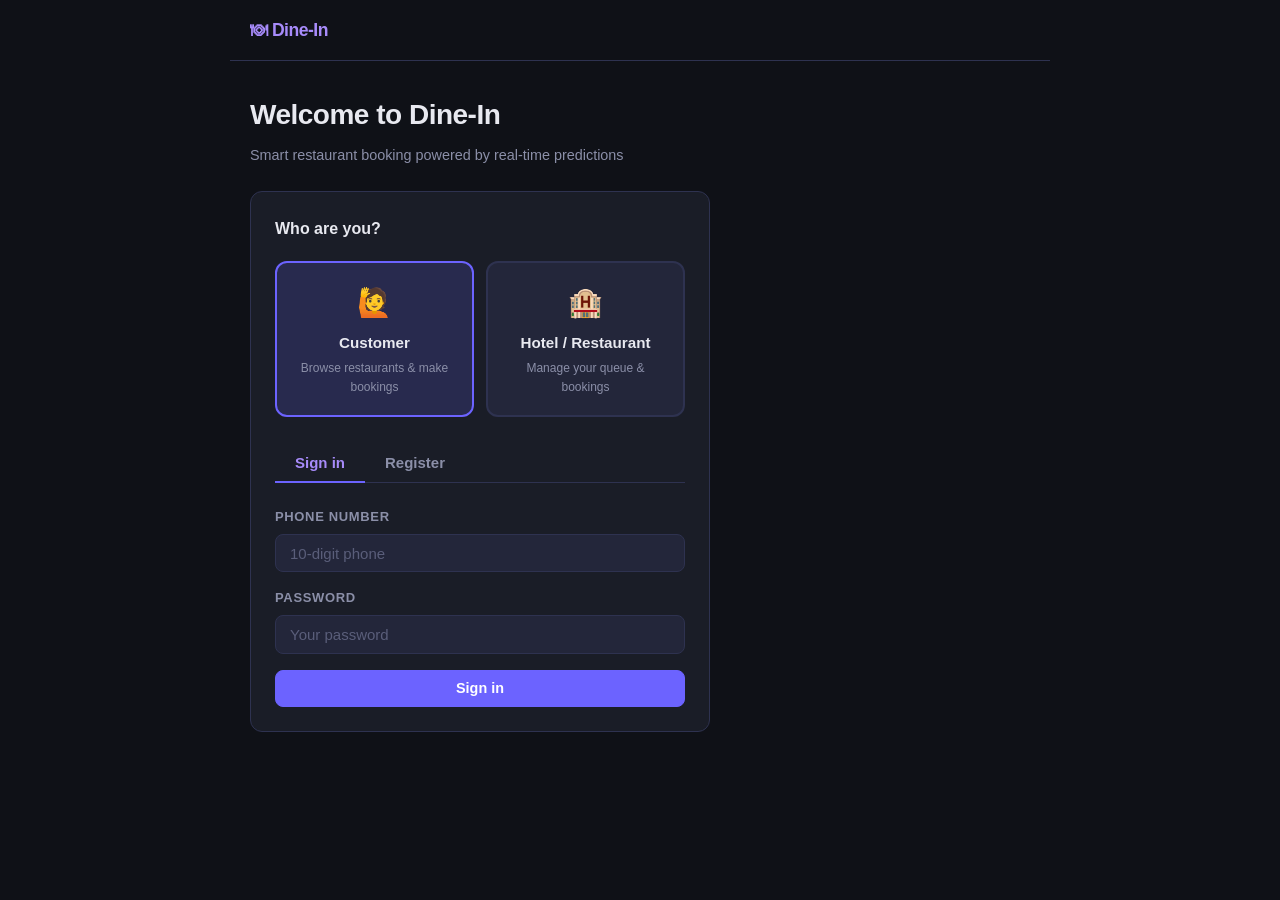
<file: frontend/mybookings.html>
﻿<!DOCTYPE html>
<html lang="en">
<head>
  <meta charset="UTF-8">
  <meta name="viewport" content="width=device-width, initial-scale=1.0">
  <title>Dine-In – My Bookings</title>
  <link rel="stylesheet" href="style.css">
  <style>
    .booking-card {
      background: var(--surface);
      border: 1px solid var(--border);
      border-radius: var(--radius);
      margin-bottom: 0.85rem;
      overflow: hidden;
    }
    .booking-summary {
      display: flex;
      align-items: center;
      gap: 1rem;
      padding: 1rem 1.25rem;
      cursor: pointer;
      user-select: none;
    }
    .booking-summary:hover { background: rgba(255,255,255,0.03); }
    .bs-main { flex: 1; min-width: 0; }
    .bs-restaurant { font-weight: 700; font-size: 1rem; white-space: nowrap; overflow: hidden; text-overflow: ellipsis; }
    .bs-meta { display: flex; flex-wrap: wrap; gap: 0.5rem; margin-top: 0.35rem; align-items: center; }
    .bs-time { font-size: 0.82rem; color: var(--text-muted); background: var(--surface2); padding: 0.15rem 0.5rem; border-radius: 99px; border: 1px solid var(--border); }
    .bs-arrow {
      flex-shrink: 0; width: 28px; height: 28px; border-radius: 50%;
      background: var(--surface2); border: 1px solid var(--border);
      display: flex; align-items: center; justify-content: center;
      font-size: 0.75rem; color: var(--text-muted);
    }
    .booking-card.open .bs-arrow { background: var(--accent-glow); color: var(--accent2); border-color: var(--accent); }
    .booking-detail {
      display: none;
      padding: 0 1.25rem 1.25rem;
      border-top: 1px solid var(--border);
    }
    .booking-card.open .booking-detail { display: block; }
    .detail-grid {
      display: grid; grid-template-columns: 1fr 1fr;
      gap: 0.6rem 1.5rem; margin-top: 1rem;
    }
    .dg-item .dg-label { font-size: 0.7rem; text-transform: uppercase; letter-spacing: 0.06em; color: var(--text-dim); margin-bottom: 0.15rem; }
    .dg-item .dg-value { font-size: 0.9rem; font-weight: 500; color: var(--text); }
    .detail-actions { display: flex; gap: 0.75rem; margin-top: 1rem; flex-wrap: wrap; }
    @media (max-width: 480px) { .detail-grid { grid-template-columns: 1fr; } }
  </style>
</head>
<body>
<nav class="nav"></nav>

<div class="page-wrap">
  <div class="page-header">
    <h1>My Bookings</h1>
    <p id="greeting"></p>
  </div>

  <div class="alert alert-error" id="errorMsg"></div>
  <p class="loading" id="loadingMsg">Loading bookings…</p>
  <div id="content"></div>
</div>

<script src="app.js"></script>
<script>
  requireUser();
  buildNav();
  const user = getUser();
  if (user.name) document.getElementById('greeting').textContent = 'Welcome back, ' + user.name;

  const GROUP_ICON = { friends: '👥', colleagues: '💼', family: '👨‍👩‍👧' };

  async function load() {
    const errorEl   = document.getElementById('errorMsg');
    const loadingEl = document.getElementById('loadingMsg');
    const content   = document.getElementById('content');
    try {
      const data = await apiFetch('/bookings/mine');
      loadingEl.textContent = '';

      if (!data || data.length === 0) {
        content.innerHTML = `<div class="card" style="text-align:center;padding:2.5rem 1rem;color:var(--text-muted);">
          No bookings yet.
          <a href="restaurants.html" class="btn btn-secondary btn-sm" style="margin-left:0.75rem;">Find a restaurant →</a>
        </div>`;
        return;
      }

      const wrap = document.createElement('div');

      data.forEach(b => {
        const card = document.createElement('div');
        card.className = 'booking-card';

        /* ── What to show as "expected time" — NO raw prediction numbers ── */
        let timeLabel = '';
        if (b.status === 'confirmed') {
          /* We only have p50 wait from the list endpoint — turn into clock time estimate */
          if (b.pred_wait_p50 != null) {
            const now = new Date();
            now.setMinutes(now.getMinutes() + Math.round(b.pred_wait_p50));
            const hh = String(now.getHours()).padStart(2,'0');
            const mm = String(now.getMinutes()).padStart(2,'0');
            timeLabel = '🕐 Seat ~' + hh + ':' + mm;
          }
        } else if (b.status === 'seated') {
          timeLabel = '🍽 Seated now';
        } else if (b.status === 'completed') {
          timeLabel = '✓ Done';
        } else if (b.status === 'cancelled') {
          timeLabel = '✕ Cancelled';
        }

        const created = b.created_at ? b.created_at.replace('T',' ').slice(0,16) : '';
        const gIcon   = GROUP_ICON[b.group_type] || '';

        /* summary row */
        const summary = document.createElement('div');
        summary.className = 'booking-summary';
        summary.innerHTML = `
          <div class="bs-main">
            <div class="bs-restaurant">${escHtml(b.restaurant)}</div>
            <div class="bs-meta">
              ${badge(b.status)}
              ${badge(b.role)}
              ${timeLabel ? `<span class="bs-time">${escHtml(timeLabel)}</span>` : ''}
            </div>
          </div>
          <div class="bs-arrow">▼</div>`;

        /* detail panel — NO raw predicted minutes shown */
        const detail = document.createElement('div');
        detail.className = 'booking-detail';
        detail.innerHTML = `
          <div class="detail-grid">
            <div class="dg-item">
              <div class="dg-label">Group type</div>
              <div class="dg-value">${gIcon} ${escHtml(b.group_type)}</div>
            </div>
            <div class="dg-item">
              <div class="dg-label">Party size</div>
              <div class="dg-value">${b.party_size || '—'} people</div>
            </div>
            <div class="dg-item">
              <div class="dg-label">Booking</div>
              <div class="dg-value">#${b.booking_id}</div>
            </div>
            <div class="dg-item">
              <div class="dg-label">Booked on</div>
              <div class="dg-value" style="font-size:0.82rem;color:var(--text-muted);">${escHtml(created)}</div>
            </div>
          </div>
          <div class="detail-actions">
            <a class="btn btn-secondary btn-sm" href="booking.html?id=${b.booking_id}">Details →</a>
            ${b.status === 'completed'
              ? `<a class="btn btn-success btn-sm" href="feedback.html?booking_id=${b.booking_id}">Leave feedback</a>`
              : ''}
          </div>`;

        summary.addEventListener('click', () => {
          const isOpen = card.classList.contains('open');
          document.querySelectorAll('.booking-card.open').forEach(c => {
            c.classList.remove('open');
            c.querySelector('.bs-arrow').textContent = '▼';
          });
          if (!isOpen) {
            card.classList.add('open');
            card.querySelector('.bs-arrow').textContent = '▲';
          }
        });

        card.appendChild(summary);
        card.appendChild(detail);
        wrap.appendChild(card);
      });

      content.appendChild(wrap);
    } catch(err) {
      loadingEl.textContent = '';
      showAlert(errorEl, err.message);
    }
  }

  load();
</script>
</body>
</html>
</file>
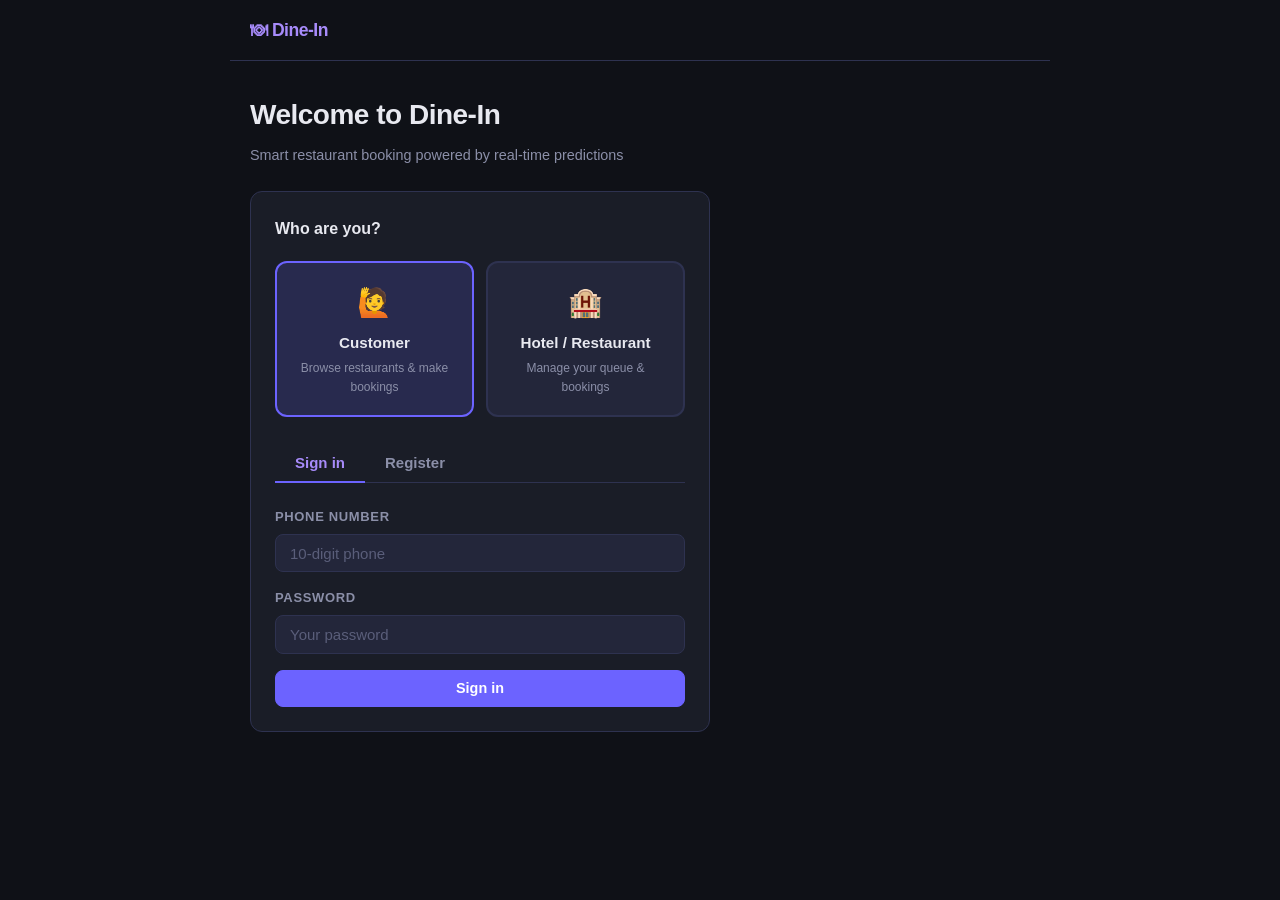
<file: frontend/restaurants.html>
﻿<!DOCTYPE html>
<html lang="en">
<head>
  <meta charset="UTF-8">
  <meta name="viewport" content="width=device-width, initial-scale=1.0">
  <title>Dine-In – Restaurants</title>
  <link rel="stylesheet" href="style.css">
</head>
<body>
<nav class="nav"></nav>

<div class="page-wrap">
  <div class="page-header">
    <h1>Restaurants</h1>
    <p>Pick a spot and book your table</p>
  </div>

  <div class="alert alert-error" id="errorMsg"></div>
  <p class="loading" id="loadingMsg">Loading restaurants...</p>

  <div id="content"></div>
</div>

<script src="app.js"></script>
<script>
  requireUser();
  buildNav();

  const TYPE_ICON = { mandhi:'🍖', franchise:'🍔', finedine:'🍷', cafe:'☕' };

  async function load() {
    const errorEl = document.getElementById('errorMsg');
    const loadingEl = document.getElementById('loadingMsg');
    const content = document.getElementById('content');
    try {
      const data = await apiFetch('/restaurants');
      loadingEl.textContent = '';
      if (!data || data.length === 0) { loadingEl.textContent = 'No restaurants found.'; return; }

      let html = '<div class="table-wrap"><table><thead><tr>' +
        '<th>Restaurant</th><th>Type</th><th>City / Area</th>' +
        '<th>Waiting</th><th>Seated</th><th></th>' +
        '</tr></thead><tbody>';

      data.forEach(r => {
        const icon = TYPE_ICON[r.type] || '🍽';
        html += `<tr>
          <td><strong>${escHtml(r.name)}</strong></td>
          <td>${icon} ${escHtml(r.type)}</td>
          <td>${escHtml(r.city)}${r.area ? ', ' + escHtml(r.area) : ''}</td>
          <td>${r.waiting || 0}</td>
          <td>${r.seated_now || 0}</td>
          <td><a class="btn btn-secondary btn-sm" href="book.html?restaurant_id=${r.restaurant_id}">Book →</a></td>
        </tr>`;
      });

      html += '</tbody></table></div>';
      content.innerHTML = html;
    } catch (err) {
      loadingEl.textContent = '';
      showAlert(errorEl, err.message);
    }
  }

  load();
</script>
</body>
</html>
</file>
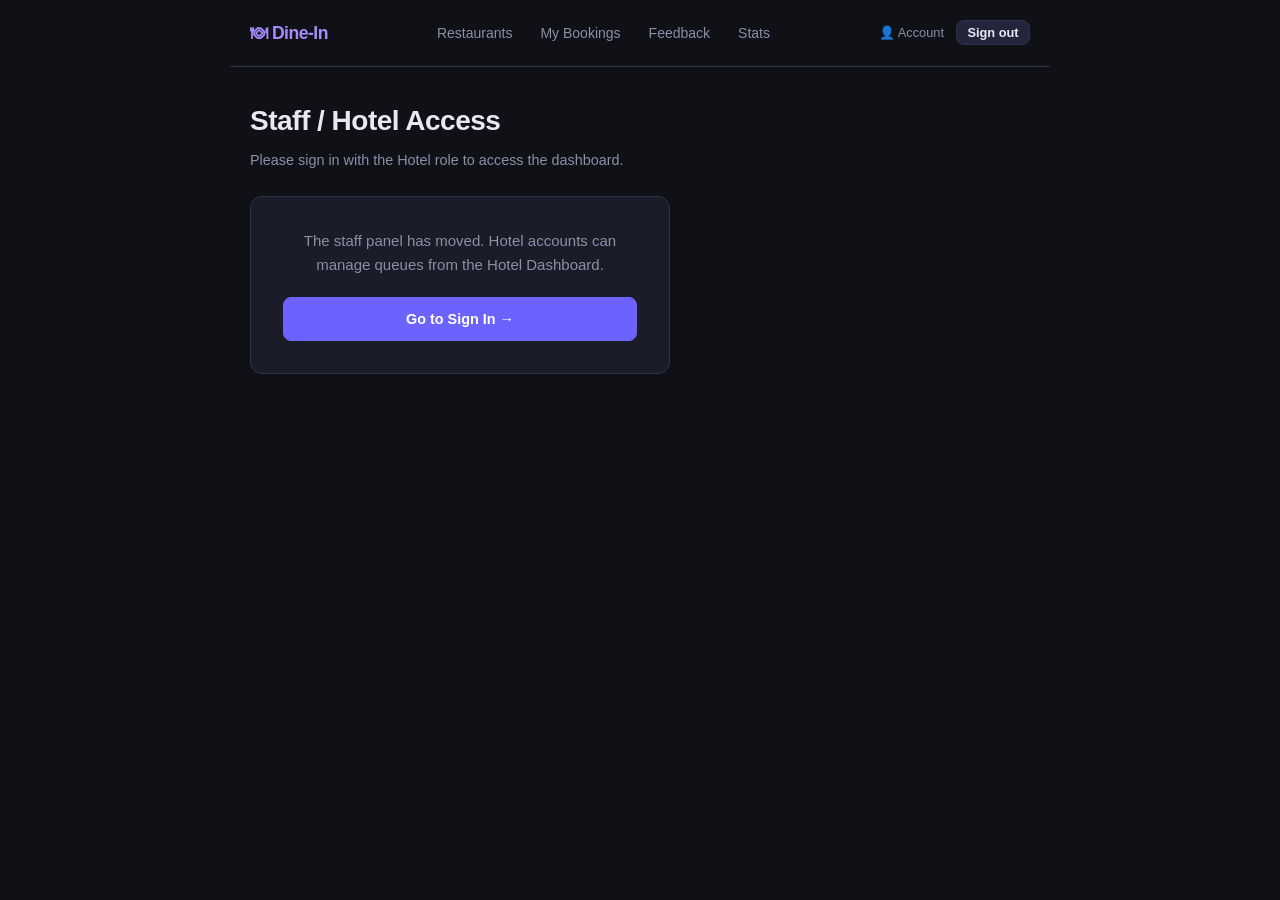
<file: frontend/staff.html>
﻿<!DOCTYPE html>
<html lang="en">
<head>
  <meta charset="UTF-8">
  <meta name="viewport" content="width=device-width, initial-scale=1.0">
  <title>Dine-In – Staff</title>
  <link rel="stylesheet" href="style.css">
</head>
<body>
<nav class="nav"></nav>
<div class="page-wrap">
  <div class="page-header">
    <h1>Staff / Hotel Access</h1>
    <p>Please sign in with the Hotel role to access the dashboard.</p>
  </div>
  <div class="card" style="max-width:420px; text-align:center; padding:2rem;">
    <p style="color:var(--text-muted); margin-bottom:1.25rem;">
      The staff panel has moved. Hotel accounts can manage queues from the Hotel Dashboard.
    </p>
    <a href="index.html" class="btn btn-primary">Go to Sign In →</a>
  </div>
</div>
<script src="app.js"></script>
<script>
  buildNav();
  /* If already logged in as hotel, redirect directly */
  if (localStorage.getItem('role') === 'hotel' && localStorage.getItem('staff_key')) {
    window.location.href = 'hotel.html';
  }
</script>
</body>
</html>
</file>
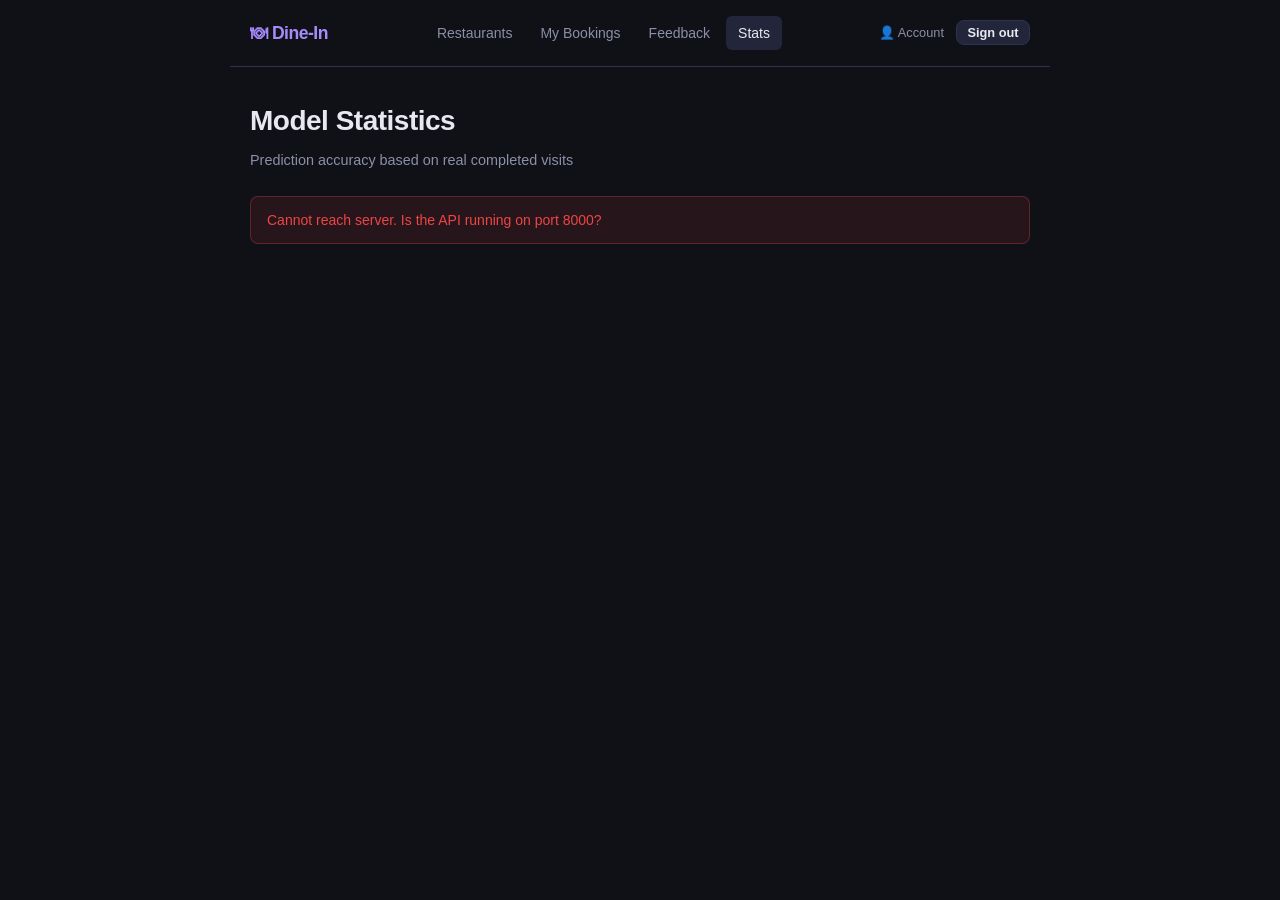
<file: frontend/stats.html>
﻿<!DOCTYPE html>
<html lang="en">
<head>
  <meta charset="UTF-8">
  <meta name="viewport" content="width=device-width, initial-scale=1.0">
  <title>Dine-In – Stats</title>
  <link rel="stylesheet" href="style.css">
</head>
<body>
<nav class="nav"></nav>

<div class="page-wrap">
  <div class="page-header">
    <h1>Model Statistics</h1>
    <p>Prediction accuracy based on real completed visits</p>
  </div>

  <div class="alert alert-error" id="errorMsg"></div>
  <p class="loading" id="loadingMsg">Loading stats...</p>
  <div id="content"></div>
</div>

<script src="app.js"></script>
<script>
  buildNav();
  const METRICS = [
    { key: 'real_visits',             label: 'Real Visits',               icon: '📊', desc: 'Number of real (non-synthetic) completed visits used to measure accuracy.' },
    { key: 'wait_mae_min',            label: 'Wait MAE',                  icon: '⏱',  desc: 'Mean absolute error of wait time predictions in minutes. Lower is better.' },
    { key: 'wait_baseline_mae_min',   label: 'Wait Baseline MAE',         icon: '📏',  desc: 'Baseline MAE using a simple average — compare against Wait MAE to see improvement.' },
    { key: 'wait_interval_coverage',  label: 'Wait Interval Coverage',    icon: '🎯',  desc: 'Fraction of times the actual wait fell within the predicted p10–p90 range.' },
    { key: 'eat_mae_min',             label: 'Eat Duration MAE',          icon: '🍽',  desc: 'Mean absolute error of eating duration predictions in minutes.' },
    { key: 'training_rows',           label: 'Training Rows',             icon: '🤖',  desc: 'Total visits (including synthetic) used to train the current model.' },
  ];

  async function load() {
    const errorEl = document.getElementById('errorMsg');
    const loadingEl = document.getElementById('loadingMsg');
    const content = document.getElementById('content');
    try {
      const data = await apiFetch('/stats');
      loadingEl.textContent = '';

      if (data.note) {
        content.innerHTML = `<div class="card" style="color:var(--text-muted);">${escHtml(data.note)}</div>`;
        return;
      }

      let html = '<div class="stat-grid">';
      METRICS.forEach(m => {
        const val = data[m.key] != null ? data[m.key] : '—';
        html += `<div class="stat-card">
          <div style="font-size:1.5rem;">${m.icon}</div>
          <div class="stat-value">${val}</div>
          <div class="stat-label">${m.label}</div>
          <div class="stat-desc">${m.desc}</div>
        </div>`;
      });
      html += '</div>';
      content.innerHTML = html;
    } catch (err) {
      loadingEl.textContent = '';
      showAlert(errorEl, err.message);
    }
  }

  load();
</script>
</body>
</html>
</file>
<file: frontend/style.css>
﻿/* ── Reset & Base ── */
*, *::before, *::after { box-sizing: border-box; margin: 0; padding: 0; }

:root {
  --bg: #0f1117;
  --surface: #1a1d27;
  --surface2: #23263a;
  --border: #2e3250;
  --accent: #6c63ff;
  --accent2: #a78bfa;
  --accent-glow: rgba(108,99,255,0.18);
  --text: #e8e9f0;
  --text-muted: #8b8fa8;
  --text-dim: #5a5e7a;
  --green: #22c55e;
  --yellow: #f59e0b;
  --red: #ef4444;
  --red-bg: rgba(239,68,68,0.1);
  --green-bg: rgba(34,197,94,0.1);
  --radius: 12px;
  --radius-sm: 8px;
}

html { scroll-behavior: smooth; }

body {
  font-family: -apple-system, BlinkMacSystemFont, 'Segoe UI', Roboto, sans-serif;
  background: var(--bg);
  color: var(--text);
  min-height: 100vh;
  font-size: 15px;
  line-height: 1.6;
}

/* ── Layout ── */
.page-wrap {
  max-width: 820px;
  margin: 0 auto;
  padding: 0 1.25rem 3rem;
}

/* ── Nav ── */
.nav {
  display: flex;
  align-items: center;
  gap: 0.25rem;
  padding: 1rem 1.25rem;
  border-bottom: 1px solid var(--border);
  flex-wrap: wrap;
  max-width: 820px;
  margin: 0 auto;
}

.nav-brand {
  font-weight: 700;
  font-size: 1.1rem;
  color: var(--accent2);
  margin-right: auto;
  text-decoration: none;
  letter-spacing: -0.5px;
}

.nav a:not(.nav-brand) {
  color: var(--text-muted);
  text-decoration: none;
  padding: 0.35rem 0.75rem;
  border-radius: 6px;
  font-size: 0.875rem;
  font-weight: 500;
}

.nav a:not(.nav-brand):hover,
.nav a:not(.nav-brand).active { color: var(--text); background: var(--surface2); }

/* ── Page header ── */
.page-header { padding: 2rem 0 1.5rem; }
.page-header h1 { font-size: 1.75rem; font-weight: 700; letter-spacing: -0.5px; }
.page-header p { color: var(--text-muted); margin-top: 0.35rem; font-size: 0.9rem; }

/* ── Card ── */
.card {
  background: var(--surface);
  border: 1px solid var(--border);
  border-radius: var(--radius);
  padding: 1.5rem;
  margin-bottom: 1.25rem;
}

.card-title {
  font-size: 1rem;
  font-weight: 600;
  margin-bottom: 1.25rem;
  color: var(--text);
  display: flex;
  align-items: center;
  gap: 0.5rem;
}

/* ── Forms ── */
.form-group { margin-bottom: 1rem; }
.form-group label {
  display: block;
  font-size: 0.8125rem;
  font-weight: 600;
  color: var(--text-muted);
  text-transform: uppercase;
  letter-spacing: 0.05em;
  margin-bottom: 0.4rem;
}
.form-group input,
.form-group select,
.form-group textarea {
  width: 100%;
  background: var(--surface2);
  border: 1px solid var(--border);
  border-radius: var(--radius-sm);
  color: var(--text);
  padding: 0.6rem 0.875rem;
  font-size: 0.9375rem;
  outline: none;
  font-family: inherit;
}
.form-group input:focus,
.form-group select:focus { border-color: var(--accent); box-shadow: 0 0 0 3px var(--accent-glow); }
.form-group input::placeholder { color: var(--text-dim); }
select option { background: var(--surface2); }

/* ── Buttons ── */
.btn {
  display: inline-flex;
  align-items: center;
  justify-content: center;
  gap: 0.4rem;
  padding: 0.6rem 1.25rem;
  border-radius: var(--radius-sm);
  font-size: 0.9rem;
  font-weight: 600;
  font-family: inherit;
  cursor: pointer;
  border: 1px solid transparent;
  text-decoration: none;
  white-space: nowrap;
}

.btn-primary {
  background: var(--accent);
  color: #fff;
  border-color: var(--accent);
  width: 100%;
}
.btn-primary:hover { background: #7c74ff; }

.btn-secondary {
  background: var(--surface2);
  color: var(--text);
  border-color: var(--border);
}
.btn-secondary:hover { border-color: var(--accent); color: var(--accent2); }

.btn-danger {
  background: var(--red-bg);
  color: var(--red);
  border-color: rgba(239,68,68,0.3);
}
.btn-danger:hover { background: rgba(239,68,68,0.2); }

.btn-success {
  background: var(--green-bg);
  color: var(--green);
  border-color: rgba(34,197,94,0.3);
}
.btn-success:hover { background: rgba(34,197,94,0.2); }

.btn-sm { padding: 0.35rem 0.75rem; font-size: 0.8rem; }
.btn-row { display: flex; gap: 0.75rem; flex-wrap: wrap; margin-top: 1rem; }

/* ── Alerts ── */
.alert {
  padding: 0.75rem 1rem;
  border-radius: var(--radius-sm);
  font-size: 0.875rem;
  margin-bottom: 1rem;
  border: 1px solid;
  display: none;
}
.alert.show { display: block; }
.alert-error { background: var(--red-bg); color: var(--red); border-color: rgba(239,68,68,0.3); }
.alert-success { background: var(--green-bg); color: var(--green); border-color: rgba(34,197,94,0.3); }
.alert-info { background: var(--accent-glow); color: var(--accent2); border-color: rgba(108,99,255,0.3); }

/* ── Tables ── */
.table-wrap { overflow-x: auto; border-radius: var(--radius-sm); border: 1px solid var(--border); }
table { width: 100%; border-collapse: collapse; font-size: 0.875rem; }
thead { background: var(--surface2); }
th {
  padding: 0.7rem 1rem;
  text-align: left;
  font-size: 0.75rem;
  font-weight: 600;
  text-transform: uppercase;
  letter-spacing: 0.05em;
  color: var(--text-muted);
  white-space: nowrap;
}
td { padding: 0.75rem 1rem; border-top: 1px solid var(--border); vertical-align: middle; }
tr:hover td { background: rgba(255,255,255,0.02); }

/* ── Badges ── */
.badge {
  display: inline-block;
  padding: 0.2rem 0.6rem;
  border-radius: 99px;
  font-size: 0.75rem;
  font-weight: 600;
  text-transform: capitalize;
}
.badge-confirmed { background: rgba(99,179,237,0.15); color: #63b3ed; }
.badge-seated    { background: rgba(34,197,94,0.15);  color: var(--green); }
.badge-completed { background: rgba(139,143,168,0.15);color: var(--text-muted); }
.badge-cancelled { background: var(--red-bg); color: var(--red); }
.badge-pending   { background: rgba(245,158,11,0.15); color: var(--yellow); }
.badge-accepted  { background: rgba(34,197,94,0.15);  color: var(--green); }
.badge-declined  { background: var(--red-bg); color: var(--red); }
.badge-not_on_app{ background: rgba(139,143,168,0.15);color: var(--text-muted); }
.badge-host      { background: rgba(108,99,255,0.15); color: var(--accent2); }
.badge-guest     { background: rgba(139,143,168,0.15);color: var(--text-muted); }

/* ── Tabs (login/register) ── */
.tabs { display: flex; gap: 0; border-bottom: 1px solid var(--border); margin-bottom: 1.5rem; }
.tab-btn {
  padding: 0.6rem 1.25rem;
  background: none;
  border: none;
  border-bottom: 2px solid transparent;
  color: var(--text-muted);
  font-size: 0.9375rem;
  font-weight: 600;
  cursor: pointer;
  font-family: inherit;
  margin-bottom: -1px;
}
.tab-btn.active { color: var(--accent2); border-bottom-color: var(--accent); }
.tab-panel { display: none; }
.tab-panel.active { display: block; }

/* ── Stat cards ── */
.stat-grid { display: grid; grid-template-columns: repeat(auto-fill, minmax(200px, 1fr)); gap: 1rem; }
.stat-card { background: var(--surface); border: 1px solid var(--border); border-radius: var(--radius); padding: 1.25rem; }
.stat-value { font-size: 1.75rem; font-weight: 700; color: var(--accent2); }
.stat-label { font-size: 0.8rem; color: var(--text-muted); margin-top: 0.25rem; }
.stat-desc { font-size: 0.78rem; color: var(--text-dim); margin-top: 0.5rem; border-top: 1px solid var(--border); padding-top: 0.5rem; }

/* ── Estimate box ── */
.estimate-grid { display: grid; grid-template-columns: 1fr 1fr; gap: 0.75rem; margin-top: 0.5rem; }
.estimate-item { background: var(--surface2); border-radius: var(--radius-sm); padding: 0.75rem 1rem; }
.estimate-item .label { font-size: 0.75rem; color: var(--text-muted); text-transform: uppercase; letter-spacing: 0.04em; }
.estimate-item .value { font-size: 1.1rem; font-weight: 600; color: var(--text); margin-top: 0.2rem; }

/* ── Radio group ── */
.radio-group { display: flex; flex-wrap: wrap; gap: 0.75rem; margin-top: 0.4rem; }
.radio-card {
  flex: 1; min-width: 100px;
  border: 1px solid var(--border);
  border-radius: var(--radius-sm);
  padding: 0.75rem 1rem;
  cursor: pointer;
  display: flex; align-items: center; gap: 0.6rem;
  font-size: 0.9rem;
}
.radio-card input[type="radio"] { accent-color: var(--accent); width: 16px; height: 16px; }
.radio-card.selected { border-color: var(--accent); background: var(--accent-glow); }

/* ── Detail rows ── */
.detail-list { display: flex; flex-direction: column; gap: 0.6rem; }
.detail-row { display: flex; justify-content: space-between; align-items: center; padding: 0.5rem 0; border-bottom: 1px solid var(--border); }
.detail-row:last-child { border-bottom: none; }
.detail-row .key { font-size: 0.8rem; color: var(--text-muted); text-transform: uppercase; letter-spacing: 0.04em; }
.detail-row .val { font-weight: 500; }

/* ── Loading text ── */
.loading { color: var(--text-muted); font-size: 0.9rem; padding: 1.5rem 0; }

/* ── Mobile ── */
@media (max-width: 600px) {
  .page-header h1 { font-size: 1.4rem; }
  .estimate-grid { grid-template-columns: 1fr; }
  th, td { padding: 0.6rem 0.7rem; }
  .nav a:not(.nav-brand) { padding: 0.3rem 0.5rem; font-size: 0.8rem; }
}
</file>
